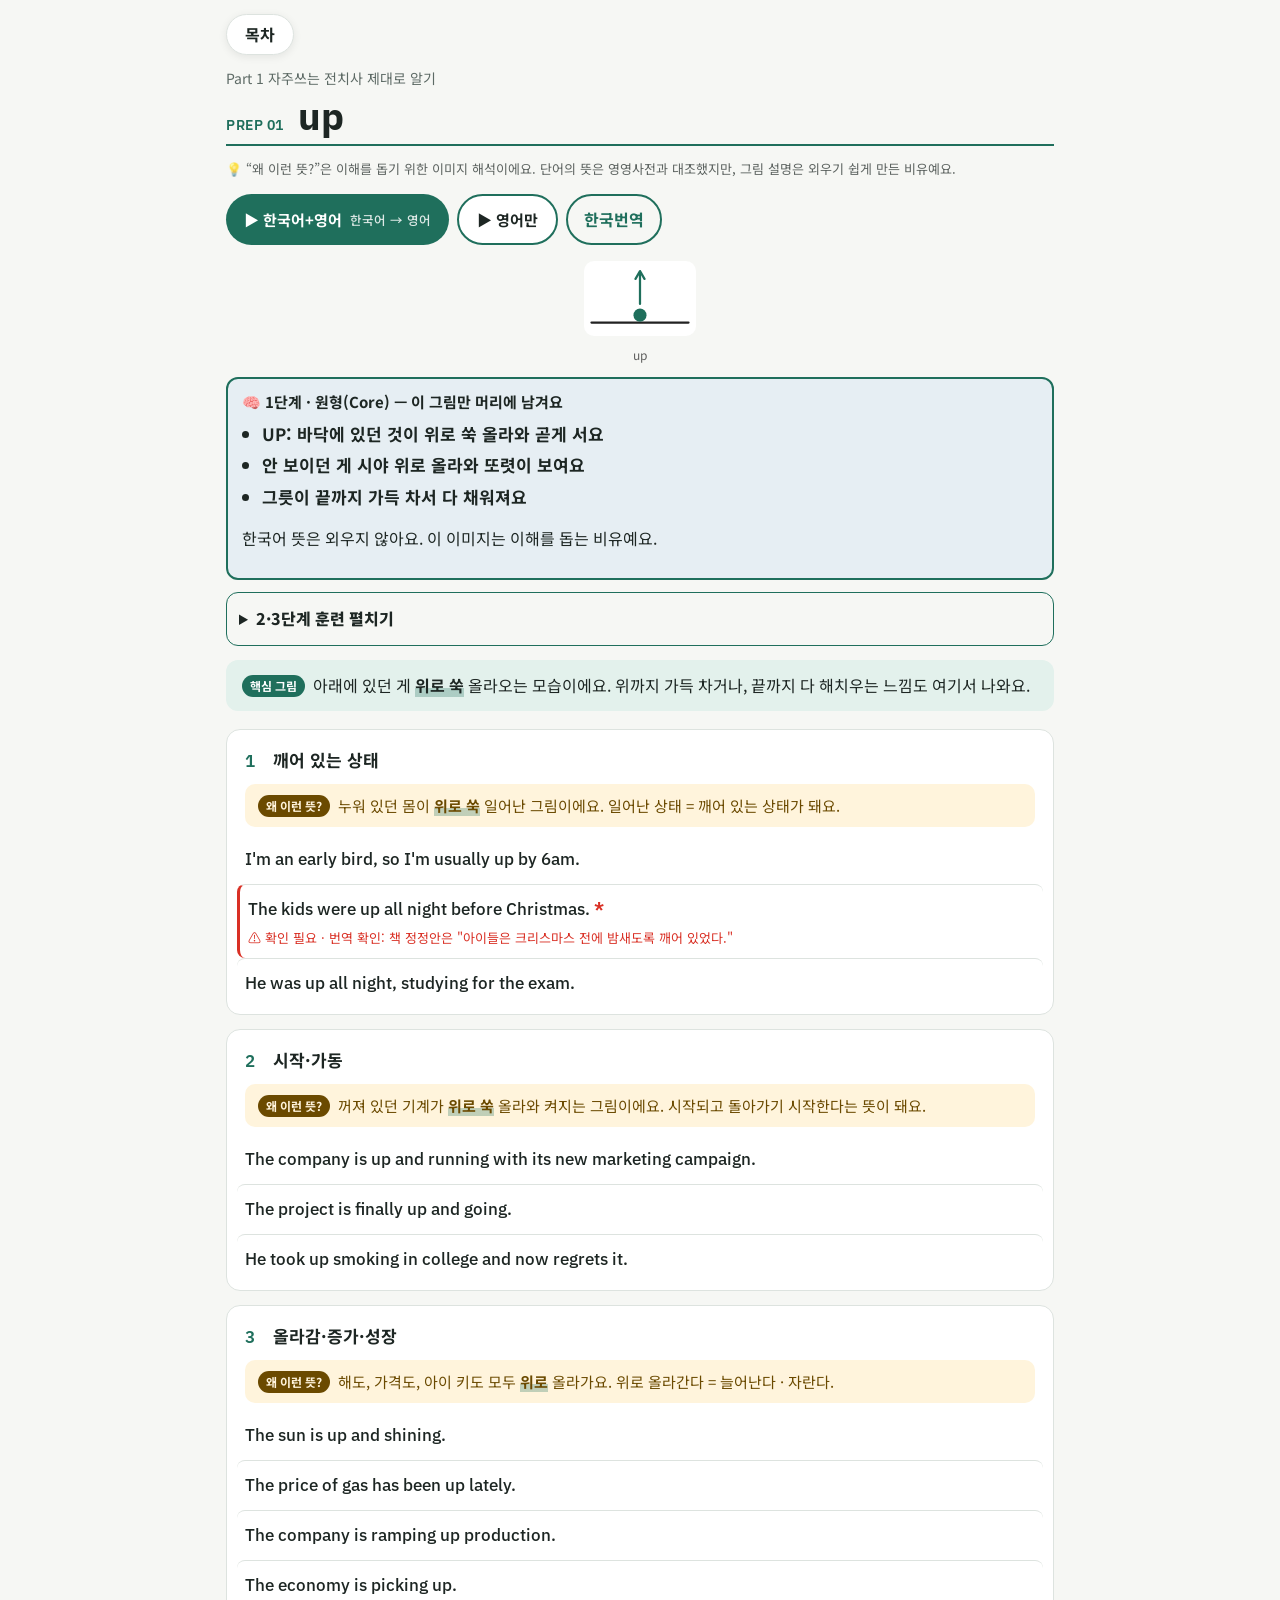
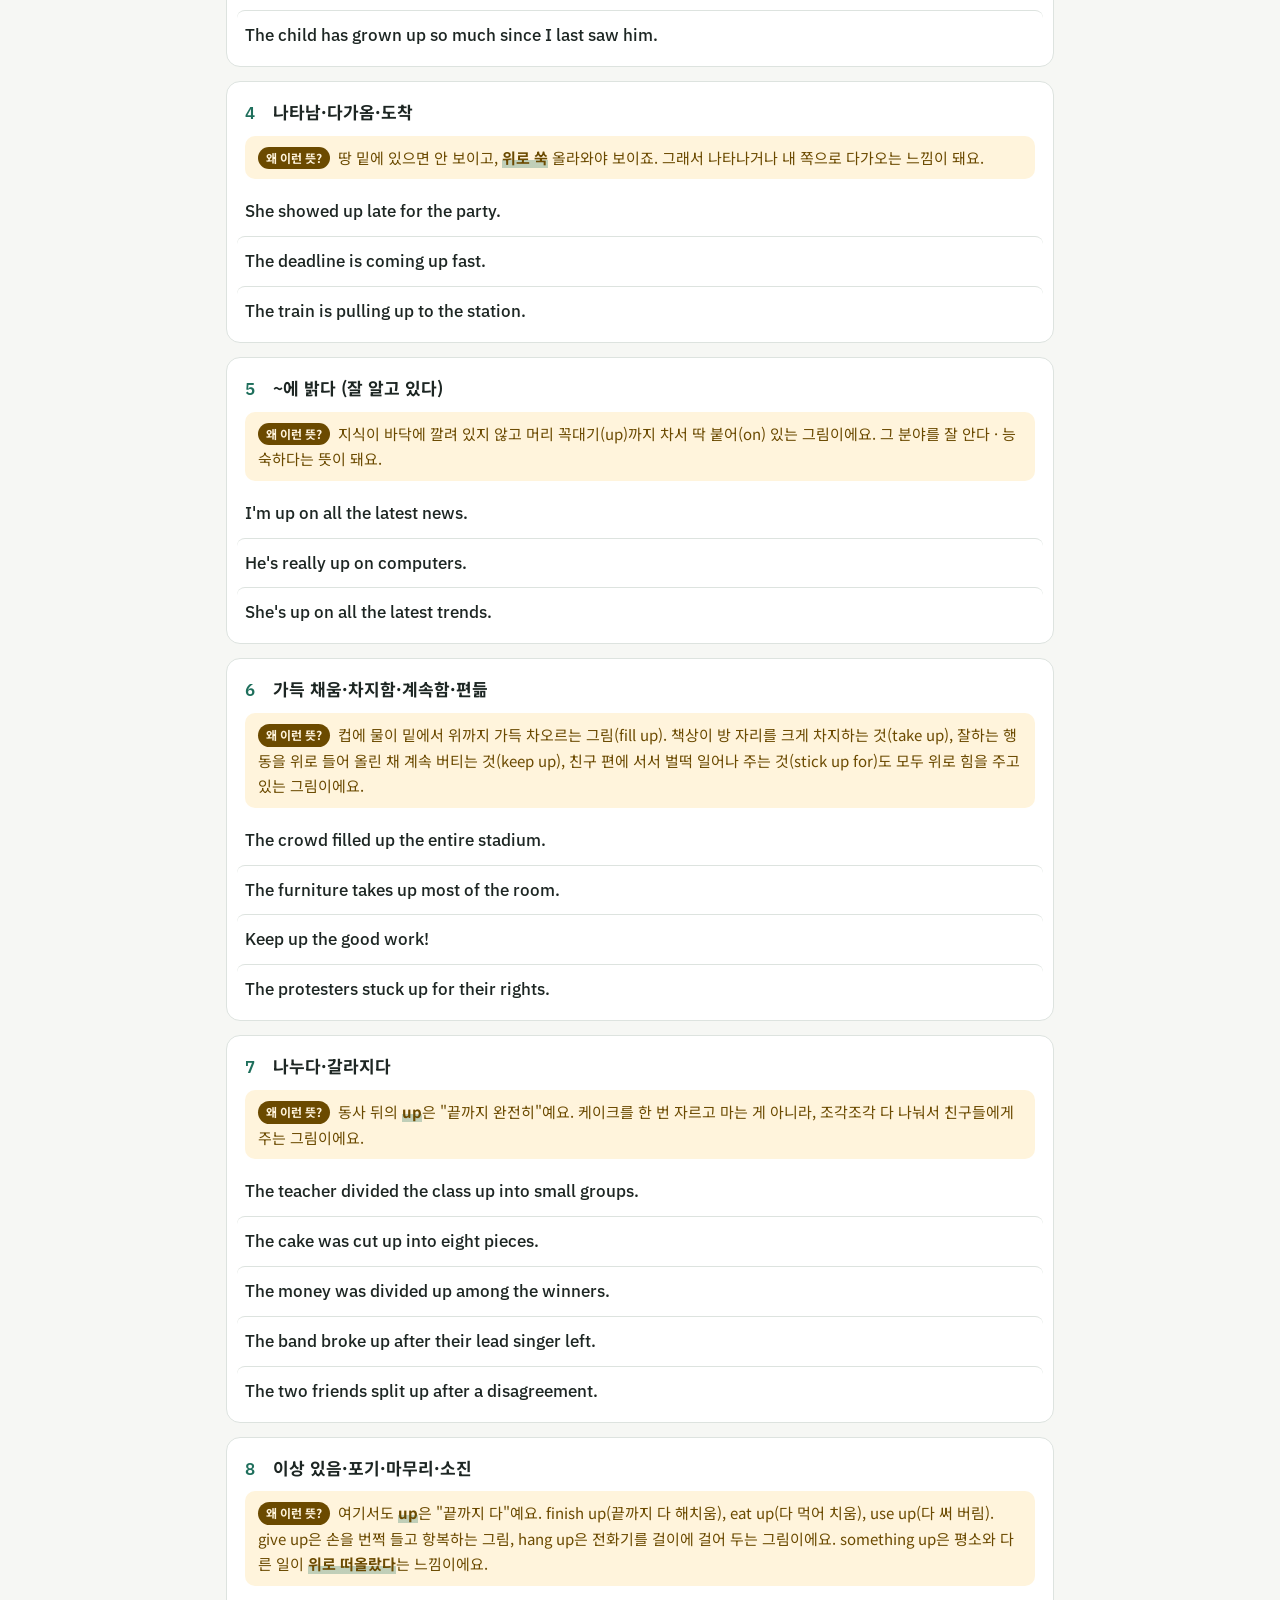
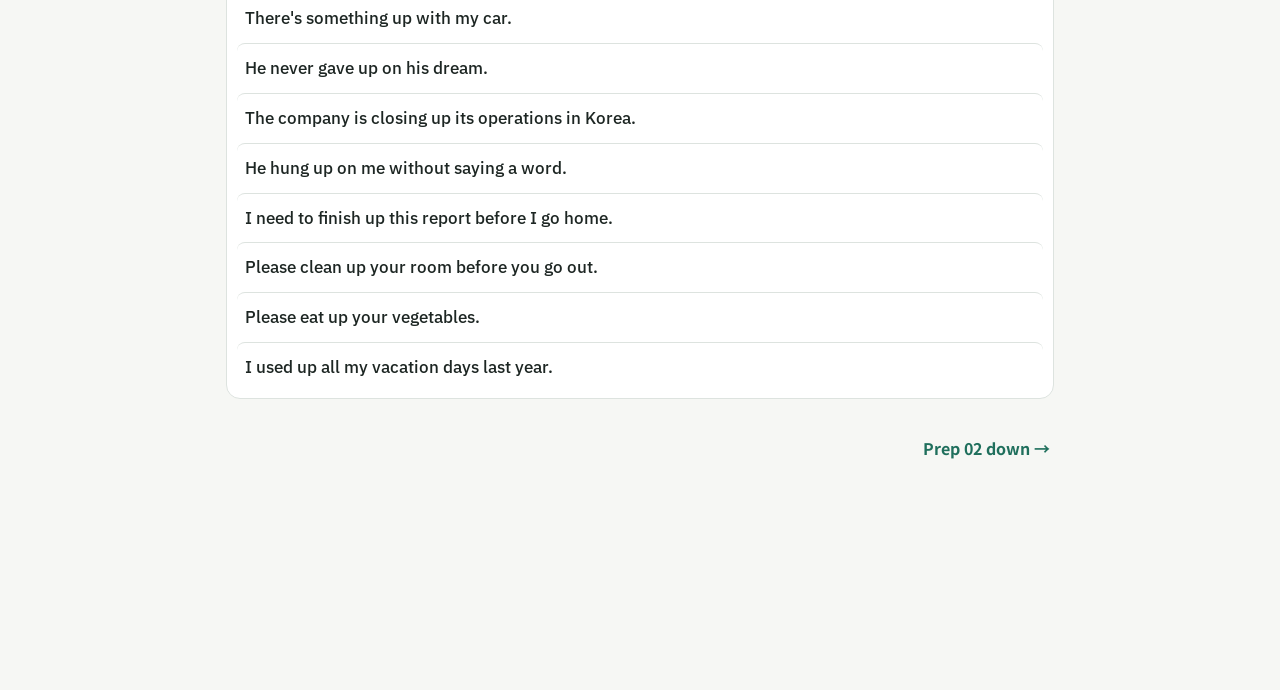
<file: index.html>
<!DOCTYPE html>
<html lang="ko">
<head>
<meta charset="utf-8">
<meta name="viewport" content="width=device-width, initial-scale=1, viewport-fit=cover">
<meta name="theme-color" content="#1f6f5c">
<link rel="manifest" href="manifest.json">
<link rel="apple-touch-icon" href="icon-192.png">
<title>영어 그림 풀이</title>
<link rel="preconnect" href="https://fonts.googleapis.com">
<link href="https://fonts.googleapis.com/css2?family=IBM+Plex+Sans:wght@400;500;600&family=Noto+Sans+KR:wght@400;500;700&display=swap" rel="stylesheet">
<link rel="stylesheet" href="style.css">
</head>
<body>
<div class="wrap">
  <button id="tocBtn" class="toc-btn" aria-expanded="false" aria-controls="toc">목차</button>
  <main id="content" tabindex="-1"></main>
</div>

<div id="tocBack" class="toc-back" hidden></div>
<nav id="toc" class="toc" aria-label="목차" hidden></nav>

<div id="player" class="player" hidden>
  <div class="p-top">
    <a id="pTitle" class="p-title" href="#">-</a>
    <span id="pCount" class="p-count">0 / 0</span>
  </div>
  <div id="pText" class="p-text">-</div>
  <div class="p-row">
    <div class="p-grp">
      <button id="bPrev" class="icon" aria-label="이전 문장" title="이전 문장">⏮</button>
      <button id="bPlay" class="icon big" aria-label="재생" title="재생 / 일시정지">▶</button>
      <button id="bNext" class="icon" aria-label="다음 문장" title="다음 문장 (마지막이면 다음 페이지)">⏭</button>
    </div>
    <div class="p-grp">
      <button id="bFull" class="chip" title="전체 화면">⛶ 전체 화면</button>
      <button id="bMore" class="chip" aria-expanded="true" title="반복·속도 등 설정">설정 ▾</button>
    </div>
  </div>
  <div id="pMore" class="p-row p-more">
    <div class="p-grp" role="group" aria-label="반복">
      <span class="lab">반복</span>
      <button id="rMinus" class="icon sm" aria-label="반복 횟수 줄이기">−</button>
      <span id="rVal" class="rval">100회</span>
      <button id="rPlus" class="icon sm" aria-label="반복 횟수 늘리기">+</button>
      <button id="rInf" class="chip" aria-pressed="false" title="무한 반복">∞</button>
    </div>
    <div class="p-grp" role="group" aria-label="속도">
      <button class="chip speed" data-rate="0.75" aria-pressed="false">느리게</button>
      <button class="chip speed" data-rate="1" aria-pressed="true">보통</button>
      <button class="chip speed" data-rate="1.3" aria-pressed="false">빠르게</button>
    </div>
    <div class="p-grp">
      <button id="bAuto" class="chip" aria-pressed="true" title="마지막 문장 다음에 다음 페이지로 넘어가요">다음 페이지 자동</button>
      <button id="bLoop" class="chip" aria-pressed="false" title="끝까지 들으면 처음부터 다시">전체 반복</button>
      <button id="bSleep" class="chip" title="누를 때마다 15 · 30 · 60 · 90분 · 끔">⏲ 타이머 끔</button>
      <button id="bRestart" class="chip" title="처음 문장부터">처음부터</button>
      <button id="bClose" class="chip" title="플레이어 닫기">닫기</button>
    </div>
  </div>
</div>

<div id="fs" class="fs" hidden>
  <div class="fs-meta"><span id="fsMeta"></span><span id="fsHint">두 번 탭(클릭)하면 닫혀요</span></div>
  <div class="fs-body">
    <div id="fsEn" class="fs-en"></div>
    <div id="fsKo" class="fs-ko"></div>
  </div>
  <div class="fs-ctrl">
    <button id="fPrev" class="icon" aria-label="이전 문장">⏮</button>
    <button id="fPlay" class="icon big" aria-label="재생">▶</button>
    <button id="fNext" class="icon" aria-label="다음 문장">⏭</button>
  </div>
</div>

<div id="toast" class="toast" role="status" aria-live="polite" hidden></div>

<script src="icons.js"></script>
<script src="train.js"></script>
<script src="data.js"></script>
<script src="app.js"></script>
</body>
</html>
</file>
<file: style.css>
/* layout idea: sticky index on the left, one calm column of picture-first cards on the right, player docked at the bottom */
:root {
  --bg: #f6f7f4; --card: #ffffff; --ink: #1d2623; --muted: #5d6a65; --line: #dde3df;
  --accent: #1f6f5c; --accent-ink: #ffffff; --accent-soft: #e3f1ec;
  --warm: #fff4dc; --warm-ink: #6b4a00; --play: #fff3a8;
  --font-ko: "Noto Sans KR", "Apple SD Gothic Neo", "Malgun Gothic", sans-serif;
  --font-en: "IBM Plex Sans", "Helvetica Neue", Arial, sans-serif;
  color-scheme: light;
}
@media (prefers-color-scheme: dark) {
  :root:not([data-theme="light"]) {
    --bg: #131a18; --card: #1b2421; --ink: #e8efec; --muted: #9db0a9; --line: #2c3a36;
    --accent: #6fcfb3; --accent-ink: #0d1613; --accent-soft: #1d3a32; --warm: #3a3118; --warm-ink: #f1d58a; --play: #4a4310;
    color-scheme: dark;
  }
}
* { box-sizing: border-box; }
html { scroll-behavior: smooth; scroll-padding-top: 16px; }
body { margin: 0; background: var(--bg); color: var(--ink); font-family: var(--font-ko); line-height: 1.7; font-size: 16px; }
button { font: inherit; color: inherit; cursor: pointer; }
button:focus-visible, a:focus-visible { outline: 3px solid var(--accent); outline-offset: 2px; }

.wrap { max-width: 860px; margin: 0 auto; padding: 14px 16px 220px; }
.toc-btn { position: sticky; top: 10px; z-index: 15; display: inline-block; margin-bottom: 12px; border: 1px solid var(--line); background: var(--card); border-radius: 999px; padding: 6px 18px; font-weight: 700; box-shadow: 0 2px 8px rgba(0,0,0,.08); }
.toc-back { position: fixed; inset: 0; z-index: 40; background: rgba(0,0,0,.35); }
.toc-back[hidden], .toc[hidden] { display: none; }
.toc { position: fixed; left: 0; top: 0; bottom: 0; z-index: 41; width: min(280px, 85vw); overflow-y: auto; display: flex; flex-direction: column; gap: 2px; padding: 16px 12px calc(16px + env(safe-area-inset-bottom)); background: var(--card); border-right: 1px solid var(--line); box-shadow: 6px 0 24px rgba(0,0,0,.18); }
.toc-close { position: sticky; top: -16px; z-index: 2; margin: -16px -12px 10px; padding: 12px 16px; text-align: left; font-weight: 700; border: 0; border-bottom: 1px solid var(--line); background: var(--card); color: var(--ink); }
.toc-close:hover { background: var(--accent-soft); }
.toc .tp { margin: 12px 0 4px; font-weight: 700; font-size: 14px; background: var(--accent-soft); border-radius: 8px; padding: 5px 10px; }
.toc .tp:first-child { margin-top: 0; }
.toc a { color: var(--muted); text-decoration: none; padding: 5px 10px; border-radius: 8px; font-size: 14px; font-family: var(--font-en); display: block; }
.toc a small { display: block; margin-left: 24px; font-family: var(--font-ko); font-size: 12px; opacity: .85; line-height: 1.35; }
.toc a b { display: inline-block; width: 24px; color: var(--accent); font-weight: 600; }
.toc a:hover { background: var(--accent-soft); color: var(--ink); }
.toc a.on { background: var(--accent); color: var(--accent-ink); }
.toc a.on b { color: var(--accent-ink); }
.toc a .dot { display: inline-block; width: 6px; height: 6px; border-radius: 50%; background: var(--accent); margin-left: 6px; vertical-align: middle; }

main { min-width: 0; outline: none; }
.resume { display: flex; flex-wrap: wrap; gap: 8px; align-items: center; background: var(--card); border: 1px solid var(--line); border-radius: 12px; padding: 10px 14px; margin-bottom: 18px; font-size: 15px; }
.resume b { color: var(--accent); }

.ph { display: flex; align-items: baseline; gap: 14px; border-bottom: 2px solid var(--accent); padding-bottom: 6px; margin-bottom: 12px; flex-wrap: wrap; }
.no { font-family: var(--font-en); font-weight: 600; color: var(--accent); font-size: 14px; letter-spacing: .04em; text-transform: uppercase; }
h1 { font-family: var(--font-en); font-size: 38px; line-height: 1.1; margin: 0; }
.partname { color: var(--muted); font-size: 14px; margin: 0 0 4px; }
.subtitle { font-size: 18px; font-weight: 700; margin: 0 0 12px; text-wrap: balance; }

.audiobar { display: flex; flex-wrap: wrap; gap: 8px; margin: 0 0 16px; }
.abtn { display: inline-flex; align-items: center; gap: 8px; background: var(--accent); color: var(--accent-ink); border: 0; border-radius: 999px; padding: 9px 18px; font-weight: 700; font-size: 15px; }
.abtn.alt { background: var(--card); color: var(--ink); border: 2px solid var(--accent); }
.abtn small { font-weight: 500; opacity: .85; }

.tag { display: inline-block; font-size: 12px; font-weight: 700; padding: 1px 8px; border-radius: 999px; margin-right: 8px; background: var(--accent); color: var(--accent-ink); vertical-align: 1px; }
.core { background: var(--accent-soft); border-radius: 12px; padding: 12px 16px; margin: 0 0 18px; }
.grp { background: var(--card); border: 1px solid var(--line); border-radius: 14px; padding: 16px 18px 6px; margin-bottom: 14px; }
h3 { font-size: 17px; margin: 0 0 8px; display: flex; gap: 10px; align-items: baseline; text-wrap: balance; }
.gn { font-family: var(--font-en); color: var(--accent); font-weight: 600; min-width: 18px; }
.why { background: var(--warm); color: var(--warm-ink); border-radius: 10px; padding: 9px 13px; margin: 0 0 8px; font-size: 15px; }
.why .tag { background: var(--warm-ink); color: var(--warm); }
em { font-style: normal; font-weight: 700; background: linear-gradient(transparent 62%, color-mix(in srgb, var(--accent) 28%, transparent) 0); }
.ex { list-style: none; margin: 0; padding: 0; }
.ex li { padding: 10px 8px; margin: 0 -8px; border-top: 1px solid var(--line); display: flex; flex-direction: column; gap: 1px; border-radius: 8px; cursor: pointer; }
.ex li:first-child { border-top: 0; }
.ex li:hover { background: color-mix(in srgb, var(--accent) 8%, transparent); }
.ex li.playing { background: var(--play); border-color: transparent; }
.en { font-family: var(--font-en); font-weight: 500; font-size: 17px; }
.ko { color: var(--muted); font-size: 15px; }
.note { background: var(--card); border: 1px dashed var(--muted); border-radius: 10px; padding: 9px 14px; color: var(--muted); font-size: 14px; }
.pager { display: flex; justify-content: space-between; gap: 12px; margin-top: 28px; }
.pager a { color: var(--accent); text-decoration: none; font-weight: 700; padding: 8px 4px; }

/* player */
.player { position: fixed; left: 0; right: 0; bottom: 0; z-index: 20; background: var(--card); border-top: 2px solid var(--accent); box-shadow: 0 -6px 24px rgba(0,0,0,.12); padding: 10px 16px calc(10px + env(safe-area-inset-bottom)); }
.p-top { display: flex; justify-content: space-between; gap: 12px; align-items: baseline; max-width: 1080px; margin: 0 auto; }
.p-title { color: var(--accent); font-weight: 700; font-size: 14px; text-decoration: none; }
.p-count { color: var(--muted); font-size: 13px; font-variant-numeric: tabular-nums; }
.p-text { max-width: 1080px; margin: 0 auto 6px; font-family: var(--font-en); font-weight: 500; font-size: 16px; white-space: nowrap; overflow: hidden; text-overflow: ellipsis; }
.p-row { max-width: 1080px; margin: 0 auto; display: flex; flex-wrap: wrap; gap: 8px 18px; align-items: center; }
.p-grp { display: flex; gap: 6px; align-items: center; flex-wrap: wrap; }
.player.compact .p-more { display: none; }
.p-row.p-more { margin-top: 8px; }
.lab { font-size: 13px; color: var(--muted); }
.rval { min-width: 44px; text-align: center; font-variant-numeric: tabular-nums; font-weight: 700; }
.icon { width: 40px; height: 40px; border-radius: 50%; border: 1px solid var(--line); background: var(--bg); font-size: 18px; line-height: 1; display: inline-grid; place-items: center; }
.icon.big { width: 52px; height: 52px; background: var(--accent); color: var(--accent-ink); border: 0; font-size: 22px; }
.icon.sm { width: 32px; height: 32px; font-size: 18px; }
.chip { border: 1px solid var(--line); background: var(--bg); border-radius: 999px; padding: 5px 12px; font-size: 14px; }
.chip[aria-pressed="true"] { background: var(--accent); color: var(--accent-ink); border-color: var(--accent); font-weight: 700; }

/* fullscreen reading mode */
.fs { position: fixed; inset: 0; z-index: 50; background: #0f1513; color: #f1f6f4; display: flex; flex-direction: column; padding: calc(16px + env(safe-area-inset-top)) 20px calc(20px + env(safe-area-inset-bottom)); user-select: none; -webkit-user-select: none; }
.fs[hidden] { display: none; }
.fs-meta { display: flex; justify-content: space-between; gap: 12px; color: #9db0a9; font-size: 14px; font-variant-numeric: tabular-nums; }
.fs-body { flex: 1; display: flex; flex-direction: column; justify-content: center; align-items: center; text-align: center; gap: 22px; padding: 12px 4px; }
.fs-en { font-family: var(--font-en); font-weight: 600; font-size: clamp(28px, 6vw, 64px); line-height: 1.25; text-wrap: balance; }
.fs-ko { color: #b6c7c0; font-size: clamp(18px, 3.2vw, 30px); line-height: 1.5; text-wrap: balance; }
.fs-ctrl { display: flex; justify-content: center; gap: 28px; }
.fs .icon { background: #1d2a26; border-color: #2c3a36; color: #f1f6f4; width: 56px; height: 56px; font-size: 22px; }
.fs .icon.big { width: 72px; height: 72px; background: #6fcfb3; color: #0d1613; }

.toast { position: fixed; left: 50%; transform: translateX(-50%); width: max-content; bottom: 170px; z-index: 30; background: #1d2623; color: #fff; padding: 9px 16px; border-radius: 999px; font-size: 14px; display: flex; gap: 12px; align-items: center; max-width: 92vw; }
.toast[hidden] { display: none; }
.toast button { background: transparent; border: 1px solid #ffffff88; color: #fff; border-radius: 999px; padding: 2px 10px; font-size: 13px; }

@media (max-width: 760px) {
  .wrap { padding-bottom: 260px; }
  h1 { font-size: 30px; }
  .p-text { font-size: 15px; }
  .toast { bottom: 250px; }
}
@media (prefers-reduced-motion: reduce) { html { scroll-behavior: auto; } }

.offline { margin-top: 14px; padding: 10px; border-top: 1px solid var(--line); font-size: 13px; color: var(--muted); }
.offline button { margin-top: 6px; }

.disc { font-size: 13px; opacity: .7; margin: 0 0 14px; }
.ver { font-size: 13px; opacity: .75; margin: -4px 0 10px; padding-left: 10px; border-left: 3px solid var(--accent, #4a8); }
.icons{display:flex;gap:10px;justify-content:center;margin:4px 0 12px}.ico{margin:0;text-align:center;width:112px;color:var(--text,#222)}.ico svg{width:100%;height:auto;background:var(--card,rgba(127,127,127,.08));border-radius:10px}.ico figcaption{font-size:12px;opacity:.7;margin-top:2px}
.star{color:#d93025;font-weight:800}.flag,.gflag{display:block;color:#d93025;font-size:13px;margin-top:4px;line-height:1.45}.gflag{margin:6px 0 8px}li.flagged{border-left:3px solid #d93025}

.hideko .ex .ko{display:none}
.kotgl{border:2px solid var(--accent,#2a7de1);background:transparent;color:var(--accent,#2a7de1);border-radius:999px;padding:10px 16px;font:inherit;font-weight:700;cursor:pointer}
.kotgl.on{background:var(--accent,#2a7de1);color:#fff}
.train{margin:10px 0 14px;border:1.5px solid var(--accent,#2a7de1);border-radius:12px;padding:0 12px}
.train summary{cursor:pointer;font-weight:800;padding:12px 0}
.train .tbody h3{font-size:15px;margin:14px 0 6px}
.train .tg{font-size:13px;opacity:.7;margin:0 0 4px}
.tcore{margin:0;padding-left:20px}.tcore li{margin:3px 0;line-height:1.5}
.drill{background:rgba(127,127,127,.08);border-radius:10px;padding:8px 10px;margin:8px 0}
.drill p{margin:3px 0;line-height:1.5}.den{font-weight:700}.dno{color:#d93025;font-size:14px}.dyes{font-size:14px}
.contrast{margin:8px 0}.contrast p{margin:2px 0}.contrast b{color:var(--accent,#2a7de1)}.cn{font-size:13px;opacity:.75}
.corebox{background:rgba(42,125,225,.08);border:2px solid var(--accent,#2a7de1);border-radius:12px;padding:10px 14px;margin:8px 0 12px}.corebox h3{font-size:15px;margin:0 0 6px}.corebox .tcore li{font-size:17px;font-weight:700;margin:6px 0}
</file>
